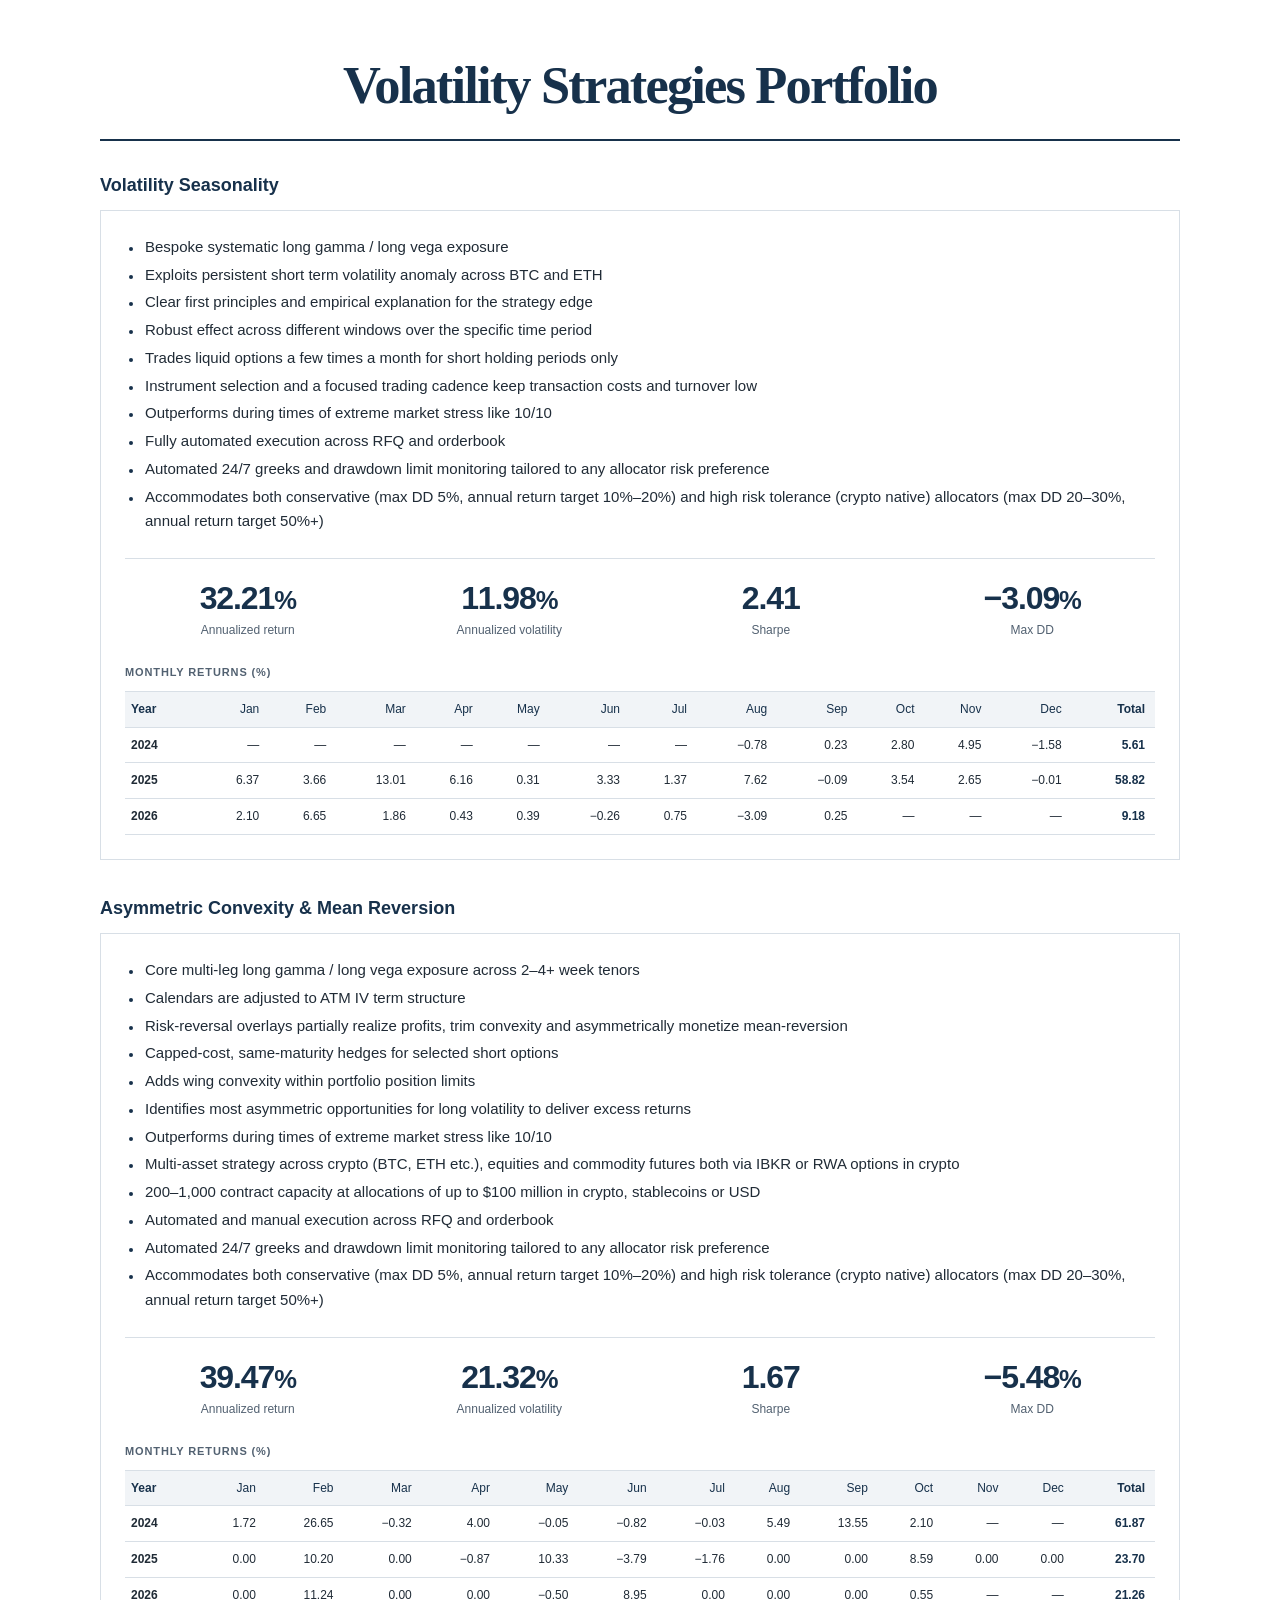
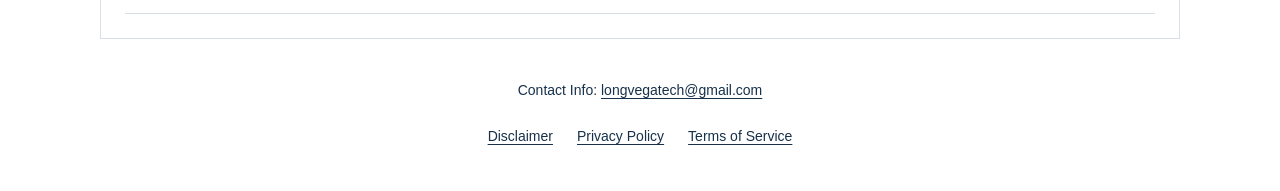
<file: index.html>
<!doctype html>
<html lang="en">
<head>
  <meta charset="utf-8">
  <meta name="viewport" content="width=device-width, initial-scale=1">
  <meta name="description" content="Volatility Strategies Portfolio: Volatility Seasonality and Asymmetric Convexity & Mean Reversion.">
  <meta name="color-scheme" content="light">
  <meta name="referrer" content="no-referrer">
  <meta http-equiv="Content-Security-Policy" content="default-src 'none'; style-src 'self'; img-src 'self'; base-uri 'none'; form-action 'none'; object-src 'none'">
  <title>Volatility Strategies Portfolio</title>
  <link rel="stylesheet" href="styles.css">
</head>
<body>
  <a class="skip-link" href="#portfolio">Skip to portfolio</a>
  <div class="page">
    <header class="masthead">
      <h1>Volatility Strategies Portfolio</h1>
    </header>

    <main id="portfolio">
      <section class="strategy" aria-labelledby="seasonality-title">
        <h2 id="seasonality-title">Volatility Seasonality</h2>
        <div class="strategy-body">
          <ul class="strategy-points">
            <li>Bespoke systematic long gamma / long vega exposure</li>
            <li>Exploits persistent short term volatility anomaly across BTC and ETH</li>
            <li>Clear first principles and empirical explanation for the strategy edge</li>
            <li>Robust effect across different windows over the specific time period</li>
            <li>Trades liquid options a few times a month for short holding periods only</li>
            <li>Instrument selection and a focused trading cadence keep transaction costs and turnover low</li>
            <li>Outperforms during times of extreme market stress like 10/10</li>
            <li>Fully automated execution across RFQ and orderbook</li>
            <li>Automated 24/7 greeks and drawdown limit monitoring tailored to any allocator risk preference</li>
            <li>Accommodates both conservative (max DD 5%, annual return target 10%–20%) and high risk tolerance (crypto native) allocators (max DD 20–30%, annual return target 50%+)</li>
          </ul>

          <div class="performance">
            <dl class="metrics">
              <div><dt>Annualized return</dt><dd>32.21<span>%</span></dd></div>
              <div><dt>Annualized volatility</dt><dd>11.98<span>%</span></dd></div>
              <div><dt>Sharpe</dt><dd>2.41</dd></div>
              <div><dt>Max DD</dt><dd>−3.09<span>%</span></dd></div>
            </dl>
            <div class="table-scroll" role="region" aria-label="Volatility Seasonality monthly returns; scroll horizontally for all months" tabindex="0">
              <table>
                <caption>Monthly returns (%)</caption>
                <thead>
                  <tr><th scope="col">Year</th><th scope="col">Jan</th><th scope="col">Feb</th><th scope="col">Mar</th><th scope="col">Apr</th><th scope="col">May</th><th scope="col">Jun</th><th scope="col">Jul</th><th scope="col">Aug</th><th scope="col">Sep</th><th scope="col">Oct</th><th scope="col">Nov</th><th scope="col">Dec</th><th scope="col">Total</th></tr>
                </thead>
                <tbody>
                  <tr><th scope="row">2024</th><td>—</td><td>—</td><td>—</td><td>—</td><td>—</td><td>—</td><td>—</td><td>−0.78</td><td>0.23</td><td>2.80</td><td>4.95</td><td>−1.58</td><td>5.61</td></tr>
                  <tr><th scope="row">2025</th><td>6.37</td><td>3.66</td><td>13.01</td><td>6.16</td><td>0.31</td><td>3.33</td><td>1.37</td><td>7.62</td><td>−0.09</td><td>3.54</td><td>2.65</td><td>−0.01</td><td>58.82</td></tr>
                  <tr><th scope="row">2026</th><td>2.10</td><td>6.65</td><td>1.86</td><td>0.43</td><td>0.39</td><td>−0.26</td><td>0.75</td><td>−3.09</td><td>0.25</td><td>—</td><td>—</td><td>—</td><td>9.18</td></tr>
                </tbody>
              </table>
            </div>
            <p class="scroll-hint">Scroll table to view all months →</p>
          </div>
        </div>
      </section>

      <section class="strategy" aria-labelledby="convexity-title">
        <h2 id="convexity-title">Asymmetric Convexity &amp; Mean Reversion</h2>
        <div class="strategy-body">
          <ul class="strategy-points">
            <li>Core multi-leg long gamma / long vega exposure across 2–4+ week tenors</li>
            <li>Calendars are adjusted to ATM IV term structure</li>
            <li>Risk-reversal overlays partially realize profits, trim convexity and asymmetrically monetize mean-reversion</li>
            <li>Capped-cost, same-maturity hedges for selected short options </li>
            <li>Adds wing convexity within portfolio position limits</li>
            <li>Identifies most asymmetric opportunities for long volatility to deliver excess returns</li>
            <li>Outperforms during times of extreme market stress like 10/10</li>
            <li>Multi-asset strategy across crypto (BTC, ETH etc.), equities and commodity futures both via IBKR or RWA options in crypto</li>
            <li>200–1,000 contract capacity at allocations of up to $100 million in crypto, stablecoins or USD</li>
            <li>Automated and manual execution across RFQ and orderbook</li>
            <li>Automated 24/7 greeks and drawdown limit monitoring tailored to any allocator risk preference</li>
            <li>Accommodates both conservative (max DD 5%, annual return target 10%–20%) and high risk tolerance (crypto native) allocators (max DD 20–30%, annual return target 50%+)</li>
          </ul>

          <div class="performance">
            <dl class="metrics">
              <div><dt>Annualized return</dt><dd>39.47<span>%</span></dd></div>
              <div><dt>Annualized volatility</dt><dd>21.32<span>%</span></dd></div>
              <div><dt>Sharpe</dt><dd>1.67</dd></div>
              <div><dt>Max DD</dt><dd>−5.48<span>%</span></dd></div>
            </dl>
            <div class="table-scroll" role="region" aria-label="Asymmetric Convexity and Mean Reversion monthly returns; scroll horizontally for all months" tabindex="0">
              <table>
                <caption>Monthly returns (%)</caption>
                <thead>
                  <tr><th scope="col">Year</th><th scope="col">Jan</th><th scope="col">Feb</th><th scope="col">Mar</th><th scope="col">Apr</th><th scope="col">May</th><th scope="col">Jun</th><th scope="col">Jul</th><th scope="col">Aug</th><th scope="col">Sep</th><th scope="col">Oct</th><th scope="col">Nov</th><th scope="col">Dec</th><th scope="col">Total</th></tr>
                </thead>
                <tbody>
                  <tr><th scope="row">2024</th><td>1.72</td><td>26.65</td><td>−0.32</td><td>4.00</td><td>−0.05</td><td>−0.82</td><td>−0.03</td><td>5.49</td><td>13.55</td><td>2.10</td><td>—</td><td>—</td><td>61.87</td></tr>
                  <tr><th scope="row">2025</th><td>0.00</td><td>10.20</td><td>0.00</td><td>−0.87</td><td>10.33</td><td>−3.79</td><td>−1.76</td><td>0.00</td><td>0.00</td><td>8.59</td><td>0.00</td><td>0.00</td><td>23.70</td></tr>
                  <tr><th scope="row">2026</th><td>0.00</td><td>11.24</td><td>0.00</td><td>0.00</td><td>−0.50</td><td>8.95</td><td>0.00</td><td>0.00</td><td>0.00</td><td>0.55</td><td>—</td><td>—</td><td>21.26</td></tr>
                </tbody>
              </table>
            </div>
            <p class="scroll-hint">Scroll table to view all months →</p>
          </div>
        </div>
      </section>
    </main>

    <footer class="contact-footer">
      <p>Contact Info: <a href="mailto:longvegatech@gmail.com">longvegatech@gmail.com</a></p>
      <nav class="legal-links" aria-label="Legal">
        <a href="disclaimer.html">Disclaimer</a>
        <a href="privacy-policy.html">Privacy Policy</a>
        <a href="terms-of-service.html">Terms of Service</a>
      </nav>
    </footer>
  </div>
</body>
</html>
</file>
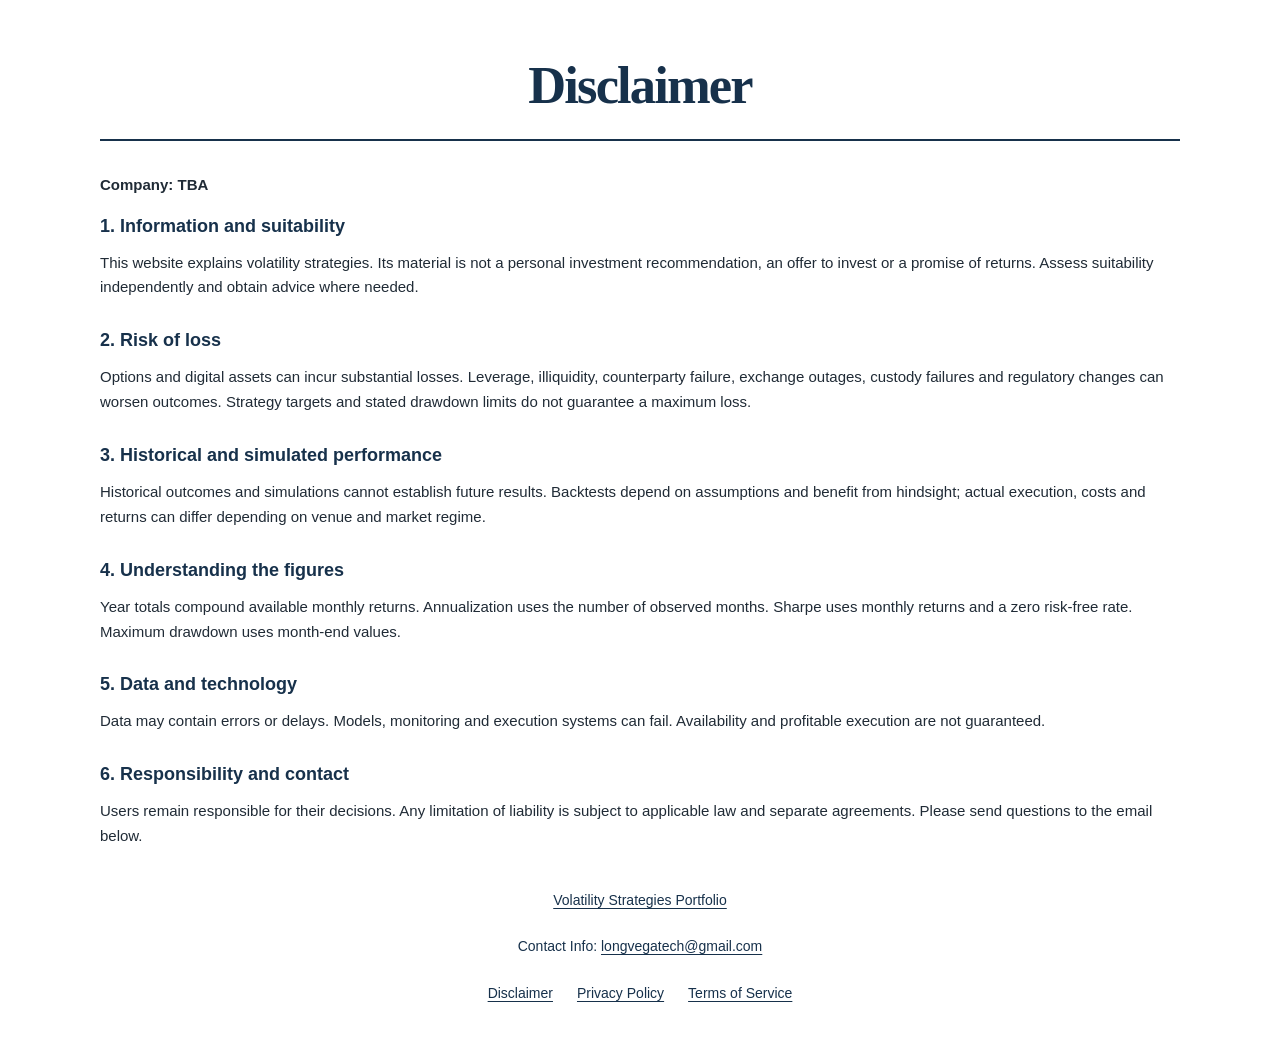
<file: disclaimer.html>
<!doctype html>
<html lang="en">
<head>
  <meta charset="utf-8">
  <meta name="viewport" content="width=device-width, initial-scale=1">
  <meta name="color-scheme" content="light">
  <meta name="referrer" content="no-referrer">
  <meta http-equiv="Content-Security-Policy" content="default-src 'none'; style-src 'self'; img-src 'self'; base-uri 'none'; form-action 'none'; object-src 'none'">
  <title>Disclaimer | Volatility Strategies Portfolio</title>
  <link rel="stylesheet" href="styles.css">
</head>
<body>
  <a class="skip-link" href="#legal-content">Skip to disclaimer</a>
  <div class="page">
    <header class="masthead">
      <h1>Disclaimer</h1>
    </header>
    <main id="legal-content" class="legal-copy">
      <p><strong>Company: TBA</strong></p>
      <section>
        <h2>1. Information and suitability</h2>
        <p>This website explains volatility strategies. Its material is not a personal investment recommendation, an offer to invest or a promise of returns. Assess suitability independently and obtain advice where needed.</p>
      </section>
      <section>
        <h2>2. Risk of loss</h2>
        <p>Options and digital assets can incur substantial losses. Leverage, illiquidity, counterparty failure, exchange outages, custody failures and regulatory changes can worsen outcomes. Strategy targets and stated drawdown limits do not guarantee a maximum loss.</p>
      </section>
      <section>
        <h2>3. Historical and simulated performance</h2>
        <p>Historical outcomes and simulations cannot establish future results. Backtests depend on assumptions and benefit from hindsight; actual execution, costs and returns can differ depending on venue and market regime.</p>
      </section>
      <section>
        <h2>4. Understanding the figures</h2>
        <p>Year totals compound available monthly returns. Annualization uses the number of observed months. Sharpe uses monthly returns and a zero risk-free rate. Maximum drawdown uses month-end values.</p>
      </section>
      <section>
        <h2>5. Data and technology</h2>
        <p>Data may contain errors or delays. Models, monitoring and execution systems can fail. Availability and profitable execution are not guaranteed.</p>
      </section>
      <section>
        <h2>6. Responsibility and contact</h2>
        <p>Users remain responsible for their decisions. Any limitation of liability is subject to applicable law and separate agreements. Please send questions to the email below.</p>
      </section>
    </main>
    <footer class="contact-footer">
      <p><a href="index.html">Volatility Strategies Portfolio</a></p>
      <p>Contact Info: <a href="mailto:longvegatech@gmail.com">longvegatech@gmail.com</a></p>
      <nav class="legal-links" aria-label="Legal">
        <a href="disclaimer.html" aria-current="page">Disclaimer</a>
        <a href="privacy-policy.html">Privacy Policy</a>
        <a href="terms-of-service.html">Terms of Service</a>
      </nav>
    </footer>
  </div>
</body>
</html>
</file>
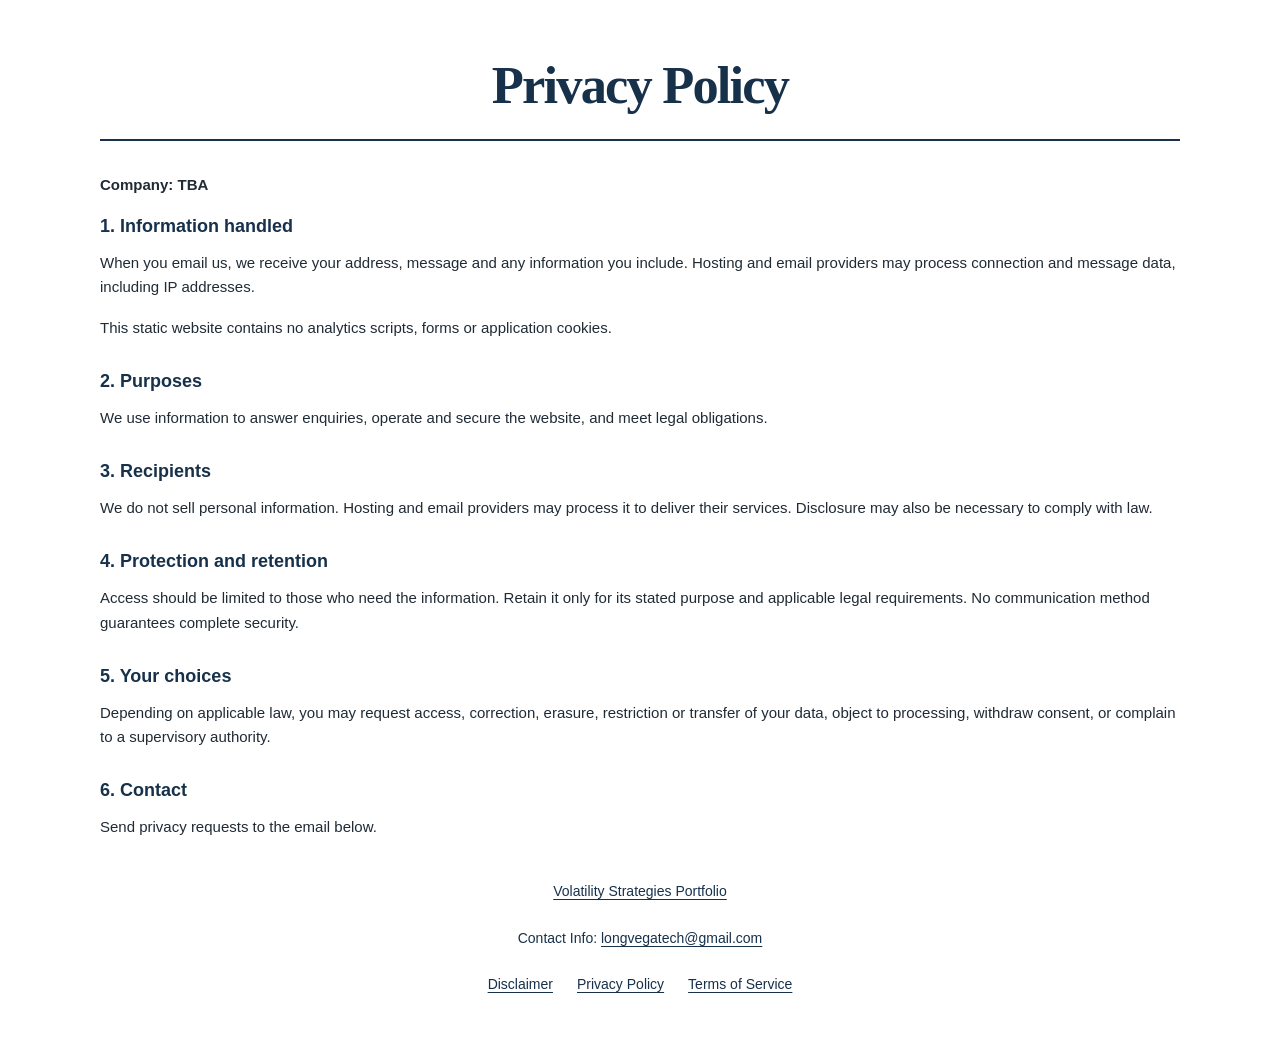
<file: privacy-policy.html>
<!doctype html>
<html lang="en">
<head>
  <meta charset="utf-8">
  <meta name="viewport" content="width=device-width, initial-scale=1">
  <meta name="color-scheme" content="light">
  <meta name="referrer" content="no-referrer">
  <meta http-equiv="Content-Security-Policy" content="default-src 'none'; style-src 'self'; img-src 'self'; base-uri 'none'; form-action 'none'; object-src 'none'">
  <title>Privacy Policy | Volatility Strategies Portfolio</title>
  <link rel="stylesheet" href="styles.css">
</head>
<body>
  <a class="skip-link" href="#legal-content">Skip to privacy policy</a>
  <div class="page">
    <header class="masthead">
      <h1>Privacy Policy</h1>
    </header>
    <main id="legal-content" class="legal-copy">
      <p><strong>Company: TBA</strong></p>
      <section>
        <h2>1. Information handled</h2>
        <p>When you email us, we receive your address, message and any information you include. Hosting and email providers may process connection and message data, including IP addresses.</p>
        <p>This static website contains no analytics scripts, forms or application cookies.</p>
      </section>
      <section>
        <h2>2. Purposes</h2>
        <p>We use information to answer enquiries, operate and secure the website, and meet legal obligations.</p>
      </section>
      <section>
        <h2>3. Recipients</h2>
        <p>We do not sell personal information. Hosting and email providers may process it to deliver their services. Disclosure may also be necessary to comply with law.</p>
      </section>
      <section>
        <h2>4. Protection and retention</h2>
        <p>Access should be limited to those who need the information. Retain it only for its stated purpose and applicable legal requirements. No communication method guarantees complete security.</p>
      </section>
      <section>
        <h2>5. Your choices</h2>
        <p>Depending on applicable law, you may request access, correction, erasure, restriction or transfer of your data, object to processing, withdraw consent, or complain to a supervisory authority.</p>
      </section>
      <section>
        <h2>6. Contact</h2>
        <p>Send privacy requests to the email below.</p>
      </section>
    </main>
    <footer class="contact-footer">
      <p><a href="index.html">Volatility Strategies Portfolio</a></p>
      <p>Contact Info: <a href="mailto:longvegatech@gmail.com">longvegatech@gmail.com</a></p>
      <nav class="legal-links" aria-label="Legal">
        <a href="disclaimer.html">Disclaimer</a>
        <a href="privacy-policy.html" aria-current="page">Privacy Policy</a>
        <a href="terms-of-service.html">Terms of Service</a>
      </nav>
    </footer>
  </div>
</body>
</html>
</file>
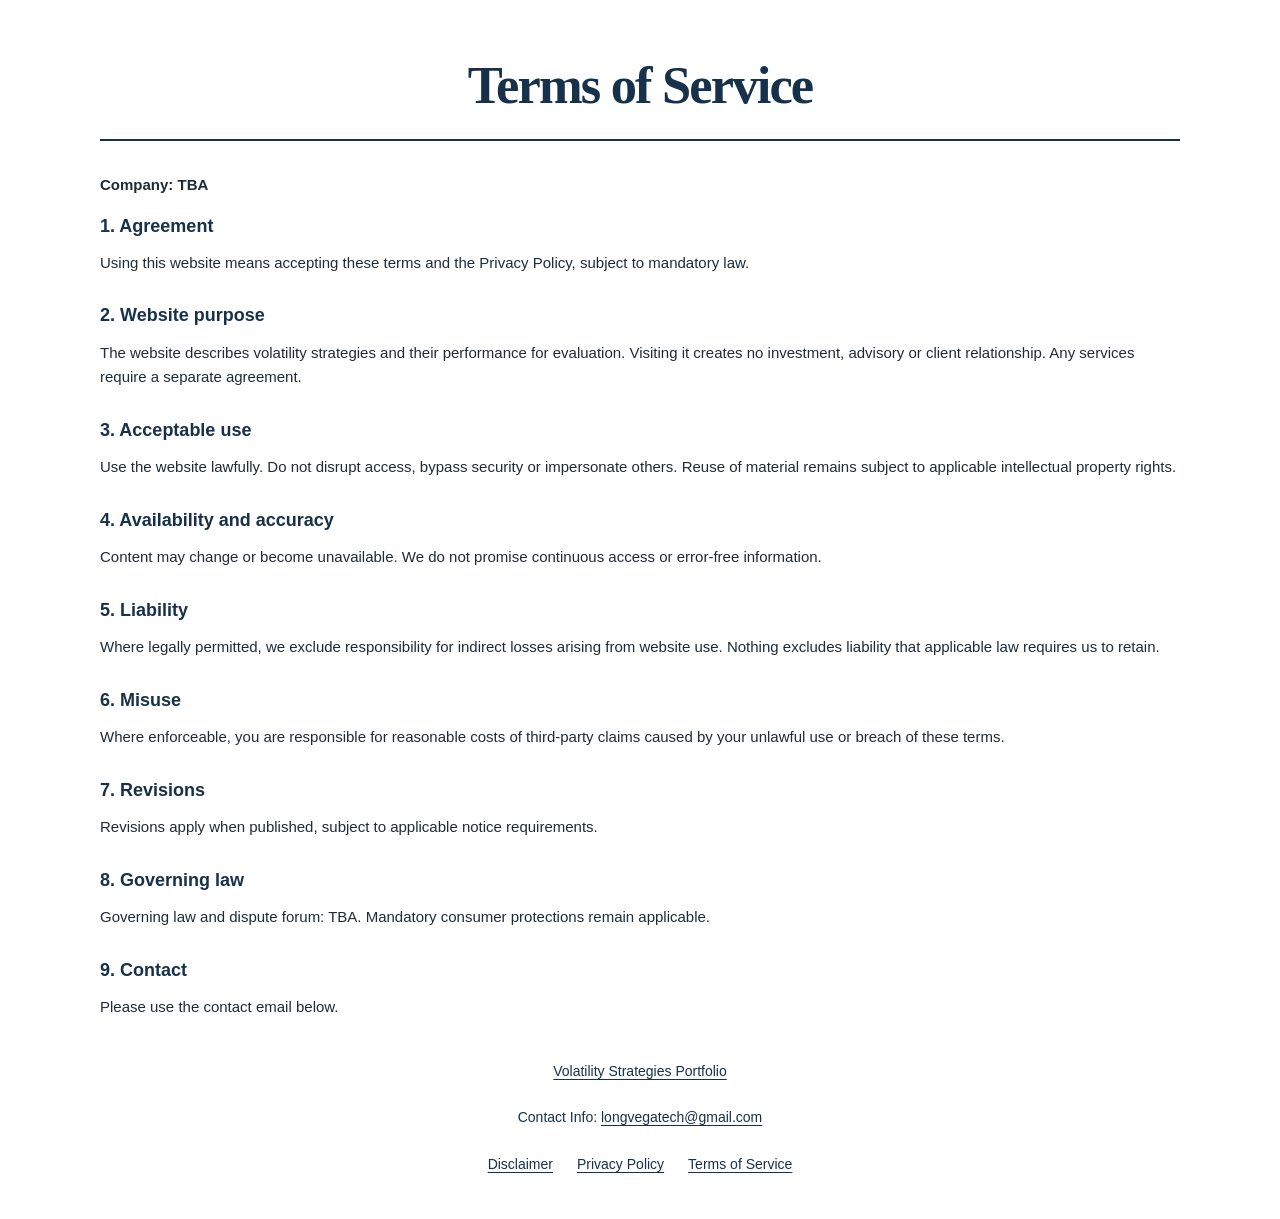
<file: terms-of-service.html>
<!doctype html>
<html lang="en">
<head>
  <meta charset="utf-8">
  <meta name="viewport" content="width=device-width, initial-scale=1">
  <meta name="color-scheme" content="light">
  <meta name="referrer" content="no-referrer">
  <meta http-equiv="Content-Security-Policy" content="default-src 'none'; style-src 'self'; img-src 'self'; base-uri 'none'; form-action 'none'; object-src 'none'">
  <title>Terms of Service | Volatility Strategies Portfolio</title>
  <link rel="stylesheet" href="styles.css">
</head>
<body>
  <a class="skip-link" href="#legal-content">Skip to terms of service</a>
  <div class="page">
    <header class="masthead">
      <h1>Terms of Service</h1>
    </header>
    <main id="legal-content" class="legal-copy">
      <p><strong>Company: TBA</strong></p>
      <section>
        <h2>1. Agreement</h2>
        <p>Using this website means accepting these terms and the Privacy Policy, subject to mandatory law.</p>
      </section>
      <section>
        <h2>2. Website purpose</h2>
        <p>The website describes volatility strategies and their performance for evaluation. Visiting it creates no investment, advisory or client relationship. Any services require a separate agreement.</p>
      </section>
      <section>
        <h2>3. Acceptable use</h2>
        <p>Use the website lawfully. Do not disrupt access, bypass security or impersonate others. Reuse of material remains subject to applicable intellectual property rights.</p>
      </section>
      <section>
        <h2>4. Availability and accuracy</h2>
        <p>Content may change or become unavailable. We do not promise continuous access or error-free information.</p>
      </section>
      <section>
        <h2>5. Liability</h2>
        <p>Where legally permitted, we exclude responsibility for indirect losses arising from website use. Nothing excludes liability that applicable law requires us to retain.</p>
      </section>
      <section>
        <h2>6. Misuse</h2>
        <p>Where enforceable, you are responsible for reasonable costs of third-party claims caused by your unlawful use or breach of these terms.</p>
      </section>
      <section>
        <h2>7. Revisions</h2>
        <p>Revisions apply when published, subject to applicable notice requirements.</p>
      </section>
      <section>
        <h2>8. Governing law</h2>
        <p>Governing law and dispute forum: TBA. Mandatory consumer protections remain applicable.</p>
      </section>
      <section>
        <h2>9. Contact</h2>
        <p>Please use the contact email below.</p>
      </section>
    </main>
    <footer class="contact-footer">
      <p><a href="index.html">Volatility Strategies Portfolio</a></p>
      <p>Contact Info: <a href="mailto:longvegatech@gmail.com">longvegatech@gmail.com</a></p>
      <nav class="legal-links" aria-label="Legal">
        <a href="disclaimer.html">Disclaimer</a>
        <a href="privacy-policy.html">Privacy Policy</a>
        <a href="terms-of-service.html" aria-current="page">Terms of Service</a>
      </nav>
    </footer>
  </div>
</body>
</html>
</file>
<file: styles.css>
:root {
  color-scheme: light;
  --navy: #17314b;
  --ink: #202b36;
  --muted: #526171;
  --line: #d8dfe6;
  --table-head: #f1f4f7;
}

* { box-sizing: border-box; }

html {
  font-family: Arial, Helvetica, sans-serif;
  color: var(--ink);
  background: #fff;
  -webkit-text-size-adjust: 100%;
}

body { margin: 0; }

.page {
  width: min(100% - 64px, 1080px);
  margin: 0 auto;
  padding: 56px 0 32px;
}

.masthead {
  text-align: center;
  padding-bottom: 24px;
  border-bottom: 2px solid var(--navy);
  margin-bottom: 32px;
}

h1 {
  margin: 0;
  color: var(--navy);
  font-family: "Palatino Linotype", "Book Antiqua", Palatino, Georgia, serif;
  font-size: clamp(2rem, 4.1vw, 3.3rem);
  font-weight: 700;
  line-height: 1.12;
  letter-spacing: -0.035em;
  text-wrap: balance;
}

.strategy + .strategy { margin-top: 36px; }

h2 {
  margin: 0 0 12px;
  color: var(--navy);
  font-size: 1.125rem;
  line-height: 1.4;
}

.strategy-body {
  border: 1px solid var(--line);
  padding: 24px;
}

.strategy-points {
  margin: 0 0 24px;
  padding-left: 18px;
  font-size: 0.9375rem;
  line-height: 1.65;
}

.strategy-points li { padding-left: 2px; }
.strategy-points li + li { margin-top: 3px; }
.strategy-points li::marker { color: var(--navy); font-size: 0.8em; }

.performance {
  border-top: 1px solid var(--line);
  padding-top: 22px;
}

.metrics {
  display: grid;
  grid-template-columns: repeat(4, minmax(0, 1fr));
  gap: 16px;
  margin: 0 0 26px;
  color: var(--navy);
  font-variant-numeric: tabular-nums;
}

.metrics > div {
  display: flex;
  flex-direction: column;
  text-align: center;
  gap: 5px;
}

.metrics dt {
  color: var(--muted);
  font-size: 0.75rem;
  line-height: 1.5;
}

.metrics dd {
  order: -1;
  margin: 0;
  font-size: clamp(1.5rem, 3.1vw, 2rem);
  font-weight: 700;
  letter-spacing: -0.035em;
  line-height: 1.1;
}

.metrics dd span { font-size: 0.8em; }

.table-scroll {
  overflow-x: auto;
  scrollbar-width: thin;
  scrollbar-color: var(--muted) var(--table-head);
}

table {
  width: 100%;
  min-width: 760px;
  border-collapse: collapse;
  font-variant-numeric: tabular-nums;
  font-size: 0.75rem;
  line-height: 1.4;
  text-align: right;
}

caption {
  padding-bottom: 10px;
  color: var(--muted);
  font-size: 0.6875rem;
  font-weight: 700;
  letter-spacing: 0.08em;
  text-align: left;
  text-transform: uppercase;
}

th, td { padding: 9px 6px; white-space: nowrap; }

thead {
  background: var(--table-head);
  color: var(--navy);
  border-top: 1px solid var(--line);
  border-bottom: 1px solid var(--line);
}

thead th { font-weight: 400; }

tbody tr { border-bottom: 1px solid var(--line); }

tr > :first-child {
  position: sticky;
  left: 0;
  text-align: left;
  font-weight: 700;
  background: #fff;
}

thead tr > :first-child { background: var(--table-head); }

tr > :last-child {
  font-weight: 700;
  color: var(--navy);
  padding-right: 10px;
}

.scroll-hint { display: none; }

.contact-footer {
  margin-top: 28px;
  color: var(--navy);
  font-size: 0.875rem;
  line-height: 1.6;
  text-align: center;
}

.contact-footer p { margin: 0; }

.contact-footer a {
  display: inline-block;
  padding: 12px 0;
  color: inherit;
  text-underline-offset: 3px;
}

.contact-footer a:hover { text-decoration-thickness: 2px; }

.legal-links {
  display: flex;
  flex-wrap: wrap;
  justify-content: center;
  column-gap: 24px;
}

.legal-copy {
  font-size: 0.9375rem;
  line-height: 1.65;
}

.legal-copy p { margin: 0 0 16px; }
.legal-copy section + section { margin-top: 28px; }

:focus-visible {
  outline: 2px solid var(--navy);
  outline-offset: 4px;
}

.table-scroll:focus-visible { outline-offset: -2px; }

.skip-link {
  position: absolute;
  top: 12px;
  left: 16px;
  z-index: 1;
  padding: 12px 16px;
  color: #fff;
  background: var(--navy);
  transform: translateY(-200%);
}

.skip-link:focus { transform: translateY(0); }

@media (max-width: 880px) {
  .scroll-hint {
    display: block;
    margin: 10px 0 0;
    color: var(--muted);
    font-size: 0.6875rem;
  }
}

@media (max-width: 600px) {
  .page { width: calc(100% - 32px); padding-top: 32px; }
  .masthead { padding-bottom: 20px; margin-bottom: 26px; }
  .strategy-body { padding: 18px 14px; }
  .strategy + .strategy { margin-top: 28px; }
  .strategy-points, .legal-copy { font-size: 0.875rem; }
  .metrics { grid-template-columns: repeat(2, minmax(0, 1fr)); gap: 22px 12px; }
  .metrics dd { font-size: 1.75rem; }
}

@media print {
  @page { size: A4; margin: 14mm; }
  .page { width: 100%; padding: 0; }
  .masthead { margin-bottom: 16px; padding-bottom: 12px; }
  h1 { font-size: 25pt; }
  h2 { font-size: 11pt; margin-bottom: 6px; }
  .strategy { break-inside: avoid; }
  .strategy + .strategy { margin-top: 16px; }
  .strategy-body { padding: 10px; }
  .strategy-points { font-size: 8.5pt; line-height: 1.3; margin-bottom: 12px; }
  .strategy-points li + li { margin-top: 2px; }
  .performance { padding-top: 12px; }
  .metrics { grid-template-columns: repeat(4, minmax(0, 1fr)); margin-bottom: 12px; }
  .metrics dd { font-size: 17pt; }
  .metrics dt { font-size: 7pt; }
  .table-scroll { overflow: visible; }
  table { min-width: 0; font-size: 6.5pt; }
  caption { padding-bottom: 5px; font-size: 6pt; }
  th, td { padding: 5px 3px; }
  tr > :first-child { position: static; }
  .skip-link, .scroll-hint { display: none; }
  .legal-copy { font-size: 9pt; line-height: 1.4; }
  .legal-copy h2 { break-after: avoid; }
  .legal-copy p { orphans: 3; widows: 3; }
}
</file>
